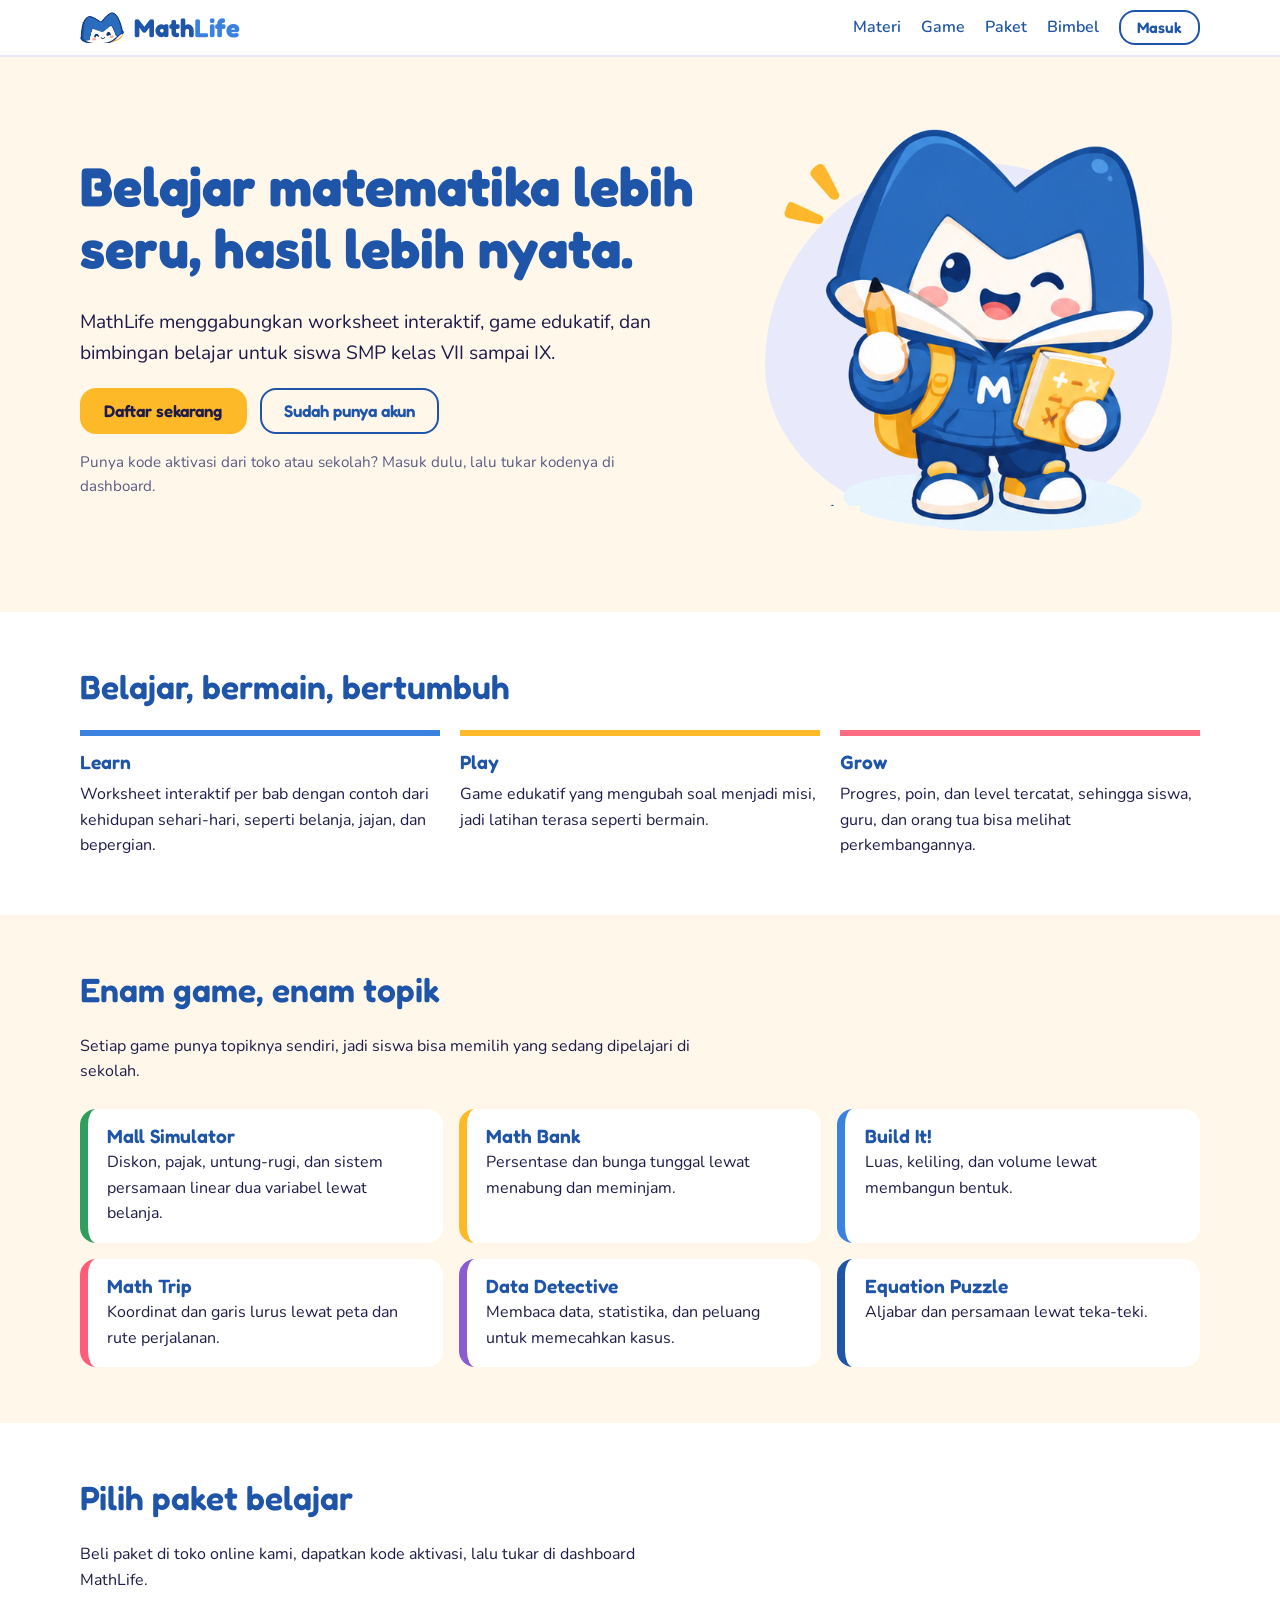
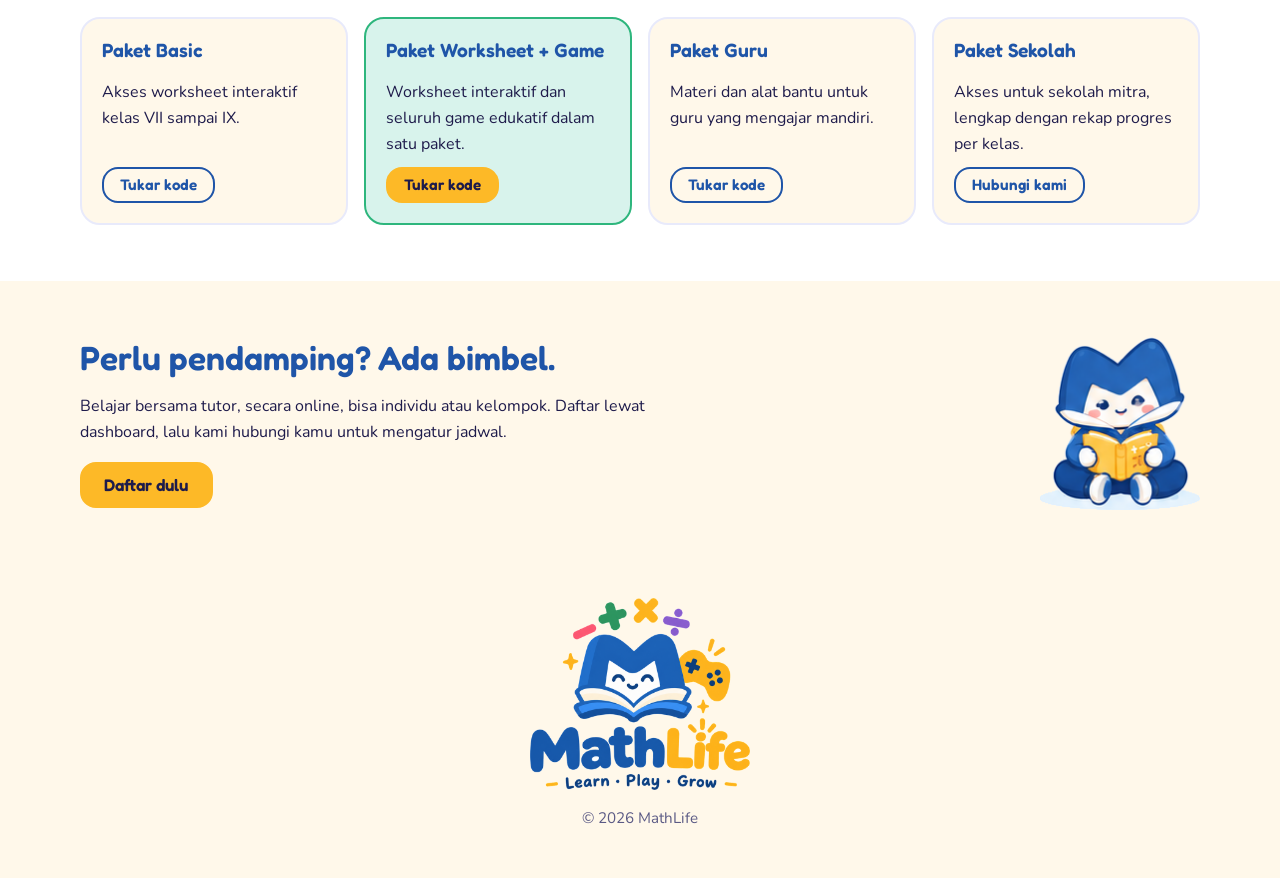
<file: index.html>
<!doctype html>
<html lang="id">
<head>
  <meta charset="utf-8">
  <meta name="viewport" content="width=device-width, initial-scale=1">
  <title>MathLife: belajar matematika SMP lebih seru</title>
  <meta name="description" content="MathLife menggabungkan worksheet interaktif, game edukatif, dan bimbingan belajar untuk siswa SMP kelas VII sampai IX.">
  <link rel="icon" type="image/png" href="assets/favicon-64.png">
  <link rel="apple-touch-icon" href="assets/apple-touch-icon.png">
  <link rel="preconnect" href="https://fonts.googleapis.com">
  <link rel="preconnect" href="https://fonts.gstatic.com" crossorigin>
  <link href="https://fonts.googleapis.com/css2?family=Fredoka:wght@500;600;700&family=Nunito:wght@400;600;700&display=swap" rel="stylesheet">
  <link rel="stylesheet" href="css/style.css">
</head>
<body>

<header class="topbar">
  <div class="wrap topbar-isi">
    <a class="merek" href="index.html" aria-label="MathLife, beranda">
      <img src="assets/ikon-mathy.png" alt="" width="44" height="31">
      <span class="merek-teks">Math<span>Life</span></span>
    </a>
    <nav class="nav" aria-label="Utama">
      <a href="materi.html">Materi</a>
      <a href="#game">Game</a>
      <a href="#paket">Paket</a>
      <a href="#bimbel">Bimbel</a>
      <a class="btn btn-kecil btn-sekunder" href="masuk.html">Masuk</a>
    </nav>
  </div>
</header>

<main>
  <section class="hero">
    <div class="wrap hero-isi">
      <div>
        <h1>Belajar matematika lebih seru, hasil lebih nyata.</h1>
        <p class="lead">MathLife menggabungkan worksheet interaktif, game edukatif, dan bimbingan belajar untuk siswa SMP kelas VII sampai IX.</p>
        <div class="aksi">
          <a class="btn" href="masuk.html?daftar">Daftar sekarang</a>
          <a class="btn btn-sekunder" href="masuk.html">Sudah punya akun</a>
        </div>
        <p class="catatan">Punya kode aktivasi dari toko atau sekolah? Masuk dulu, lalu tukar kodenya di dashboard.</p>
      </div>
      <div class="hero-gambar">
        <img src="assets/mathy.png" width="485" height="527" alt="Mathy, maskot MathLife, membawa pensil dan buku matematika">
      </div>
    </div>
  </section>

  <section class="bagian bagian-putih" aria-labelledby="judul-pilar">
    <div class="wrap">
      <h2 id="judul-pilar">Belajar, bermain, bertumbuh</h2>
      <div class="pilar">
        <div style="--warna: var(--ml-blue)">
          <h3>Learn</h3>
          <p>Worksheet interaktif per bab dengan contoh dari kehidupan sehari-hari, seperti belanja, jajan, dan bepergian.</p>
        </div>
        <div style="--warna: var(--ml-yellow)">
          <h3>Play</h3>
          <p>Game edukatif yang mengubah soal menjadi misi, jadi latihan terasa seperti bermain.</p>
        </div>
        <div style="--warna: var(--ml-coral)">
          <h3>Grow</h3>
          <p>Progres, poin, dan level tercatat, sehingga siswa, guru, dan orang tua bisa melihat perkembangannya.</p>
        </div>
      </div>
    </div>
  </section>

  <section class="bagian" id="game" aria-labelledby="judul-game">
    <div class="wrap">
      <h2 id="judul-game">Enam game, enam topik</h2>
      <p class="pengantar">Setiap game punya topiknya sendiri, jadi siswa bisa memilih yang sedang dipelajari di sekolah.</p>
      <div class="grid-game">
        <article class="kartu-game" style="--aksen: var(--op-tambah)">
          <h3>Mall Simulator</h3>
          <p>Diskon, pajak, untung-rugi, dan sistem persamaan linear dua variabel lewat belanja.</p>
        </article>
        <article class="kartu-game" style="--aksen: var(--op-kali)">
          <h3>Math Bank</h3>
          <p>Persentase dan bunga tunggal lewat menabung dan meminjam.</p>
        </article>
        <article class="kartu-game" style="--aksen: var(--ml-blue)">
          <h3>Build It!</h3>
          <p>Luas, keliling, dan volume lewat membangun bentuk.</p>
        </article>
        <article class="kartu-game" style="--aksen: var(--op-kurang)">
          <h3>Math Trip</h3>
          <p>Koordinat dan garis lurus lewat peta dan rute perjalanan.</p>
        </article>
        <article class="kartu-game" style="--aksen: var(--op-bagi)">
          <h3>Data Detective</h3>
          <p>Membaca data, statistika, dan peluang untuk memecahkan kasus.</p>
        </article>
        <article class="kartu-game" style="--aksen: var(--ml-navy)">
          <h3>Equation Puzzle</h3>
          <p>Aljabar dan persamaan lewat teka-teki.</p>
        </article>
      </div>
    </div>
  </section>

  <section class="bagian bagian-putih" id="paket" aria-labelledby="judul-paket">
    <div class="wrap">
      <h2 id="judul-paket">Pilih paket belajar</h2>
      <p class="pengantar">Beli paket di toko online kami, dapatkan kode aktivasi, lalu tukar di dashboard MathLife.</p>
      <div class="grid-paket">
        <article class="paket">
          <h3>Paket Basic</h3>
          <p>Akses worksheet interaktif kelas VII sampai IX.</p>
          <a class="btn btn-sekunder btn-kecil" href="masuk.html">Tukar kode</a>
        </article>
        <article class="paket paket-unggulan">
          <h3>Paket Worksheet + Game</h3>
          <p>Worksheet interaktif dan seluruh game edukatif dalam satu paket.</p>
          <a class="btn btn-kecil" href="masuk.html">Tukar kode</a>
        </article>
        <article class="paket">
          <h3>Paket Guru</h3>
          <p>Materi dan alat bantu untuk guru yang mengajar mandiri.</p>
          <a class="btn btn-sekunder btn-kecil" href="masuk.html">Tukar kode</a>
        </article>
        <article class="paket">
          <h3>Paket Sekolah</h3>
          <p>Akses untuk sekolah mitra, lengkap dengan rekap progres per kelas.</p>
          <!-- Ganti 62XXXXXXXXXX dengan nomor WhatsApp MathLife (format 62 tanpa 0 di depan). -->
          <a class="btn btn-sekunder btn-kecil" href="https://wa.me/62XXXXXXXXXX">Hubungi kami</a>
        </article>
      </div>
    </div>
  </section>

  <section class="bagian" id="bimbel" aria-labelledby="judul-bimbel">
    <div class="wrap bimbel-isi">
      <div>
        <h2 id="judul-bimbel">Perlu pendamping? Ada bimbel.</h2>
        <p>Belajar bersama tutor, secara online, bisa individu atau kelompok. Daftar lewat dashboard, lalu kami hubungi kamu untuk mengatur jadwal.</p>
        <a class="btn" href="masuk.html?daftar">Daftar dulu</a>
      </div>
      <img src="assets/mathy-belajar.png" width="161" height="175" alt="Mathy sedang membaca buku">
    </div>
  </section>
</main>

<footer class="kaki">
  <div class="wrap">
    <img src="assets/logo-mathlife.png" width="220" alt="MathLife, Learn Play Grow">
    <p>&copy; 2026 MathLife</p>
  </div>
</footer>

</body>
</html>
</file>
<file: css/style.css>
/* MathLife: gaya dasar sesuai Panduan Merek (Fredoka + Nunito, biru, kuning, koral) */

:root {
  --ml-navy: #1F55A8;
  --ml-blue: #3B82E0;
  --ml-yellow: #FDB927;
  --ml-coral: #FF6B81;

  --ml-cream: #FFF8EA;
  --ml-lavender: #E8EAFB;
  --ml-mint: #D8F3EC;
  --ml-peach: #FFE6D5;
  --ml-pink: #FCE4EA;

  --ml-ink: #1E1B4B;
  --ml-correct: #2EB67D;
  --ml-wrong: #E5484D;

  --op-tambah: #2F9E5F;
  --op-kurang: #FF5C7A;
  --op-kali: #FDB927;
  --op-bagi: #8B5CCF;

  --font-judul: 'Fredoka', system-ui, sans-serif;
  --font-teks: 'Nunito', system-ui, sans-serif;
  --radius: 16px;
}

*, *::before, *::after { box-sizing: border-box; }
[hidden] { display: none !important; }

body {
  margin: 0;
  background: var(--ml-cream);
  color: var(--ml-ink);
  font: 400 1rem/1.6 var(--font-teks);
}

h1, h2, h3 { font-family: var(--font-judul); color: var(--ml-navy); line-height: 1.15; margin: 0 0 .5em; }
h1 { font-size: clamp(2.1rem, 5vw, 3.4rem); font-weight: 700; }
h2 { font-size: clamp(1.5rem, 3vw, 2.1rem); font-weight: 600; }
h3 { font-size: 1.2rem; font-weight: 600; }
p { margin: 0 0 1em; max-width: 62ch; }
a { color: var(--ml-navy); }
img { max-width: 100%; height: auto; }

.wrap { width: min(1120px, 100% - 2.5rem); margin-inline: auto; }
.redup { color: #5b5a85; }
.lead { font-size: 1.2rem; }

:focus-visible { outline: 3px solid var(--ml-blue); outline-offset: 3px; }

/* Tombol */
.btn {
  display: inline-block;
  background: var(--ml-yellow);
  color: var(--ml-ink);
  font: 600 1.05rem var(--font-judul);
  border: 2px solid var(--ml-yellow);
  border-radius: var(--radius);
  padding: .7rem 1.4rem;
  text-decoration: none;
  cursor: pointer;
  transition: transform .12s ease;
}
.btn:hover { transform: translateY(-2px); }
.btn:disabled { opacity: .6; cursor: not-allowed; transform: none; }
.btn-sekunder { background: transparent; border-color: var(--ml-navy); color: var(--ml-navy); }
.btn-kecil { padding: .4rem 1rem; font-size: .95rem; }
.btn-teks { background: none; border: 0; padding: 0; font: inherit; color: var(--ml-navy); text-decoration: underline; cursor: pointer; }

/* Bilah atas */
.topbar { background: #fff; border-bottom: 2px solid var(--ml-lavender); }
.topbar-isi { display: flex; align-items: center; justify-content: space-between; gap: 1rem; padding-block: .6rem; flex-wrap: wrap; }
.merek { display: inline-flex; align-items: center; gap: .6rem; text-decoration: none; }
.merek img { width: 44px; height: auto; }
.merek-teks { font: 700 1.6rem var(--font-judul); color: var(--ml-navy); }
.merek-teks span { color: var(--ml-blue); }
.nav { display: flex; align-items: center; gap: 1.25rem; flex-wrap: wrap; }
.nav a:not(.btn) { text-decoration: none; font-weight: 600; }
.nav a:not(.btn):hover { text-decoration: underline; }

/* Beranda */
.hero { padding-block: clamp(2rem, 6vw, 4.5rem); }
.hero-isi { display: grid; gap: 2rem; align-items: center; }
.hero-gambar { position: relative; text-align: center; }
.hero-gambar::before {
  content: ''; position: absolute; inset: 8% 6% 2%; background: var(--ml-lavender);
  border-radius: 50% 50% 46% 54% / 55% 45% 55% 45%; z-index: 0;
}
.hero-gambar img { position: relative; z-index: 1; width: min(380px, 80%); }
.aksi { display: flex; gap: .8rem; flex-wrap: wrap; margin-bottom: 1rem; }
.catatan { font-size: .95rem; color: #5b5a85; }

.bagian { padding-block: clamp(2rem, 5vw, 3.5rem); }
.bagian-putih { background: #fff; }
.bagian > .wrap > h2, .bagian > .wrap > .pengantar { margin-bottom: 1.5rem; }
.pengantar { max-width: 62ch; }

.pilar { display: grid; gap: 1.25rem; }
.pilar > div { border-top: 6px solid var(--warna); padding-top: .9rem; }
.pilar p { margin: 0; }

.grid-game { display: grid; gap: 1rem; grid-template-columns: repeat(auto-fit, minmax(min(100%, 300px), 1fr)); }
.kartu-game { background: #fff; border-radius: var(--radius); border-left: 8px solid var(--aksen); padding: 1rem 1.2rem; }
.kartu-game h3 { margin-bottom: .2rem; }
.kartu-game p { margin: 0; }

.grid-paket { display: grid; gap: 1rem; grid-template-columns: repeat(auto-fit, minmax(min(100%, 240px), 1fr)); }
.paket { background: var(--ml-cream); border: 2px solid var(--ml-lavender); border-radius: 20px; padding: 1.25rem; display: flex; flex-direction: column; gap: .6rem; }
.paket p { flex: 1; margin: 0; }
.paket .btn { align-self: flex-start; }
.paket-unggulan { background: var(--ml-mint); border-color: var(--ml-correct); }

.bimbel-isi { display: grid; gap: 1.5rem; align-items: center; }
.bimbel-isi img { width: 160px; justify-self: center; }

.kaki { padding-block: 2rem; text-align: center; color: #5b5a85; font-size: .95rem; }
.kaki img { width: 220px; margin: 0 auto 1rem; display: block; }
.kaki p { margin-inline: auto; }

@media (min-width: 820px) {
  .hero-isi { grid-template-columns: 1.15fr .85fr; }
  .pilar { grid-template-columns: repeat(3, 1fr); }
  .bimbel-isi { grid-template-columns: 1fr auto; }
}

/* Formulir */
.field { display: block; margin-bottom: 1rem; }
.field > span { display: block; font-weight: 700; margin-bottom: .25rem; }
input, select, textarea {
  width: 100%; font: inherit; color: var(--ml-ink); background: #fff;
  border: 2px solid #C9D3EE; border-radius: 12px; padding: .6rem .8rem;
}
input:focus, select:focus, textarea:focus { border-color: var(--ml-blue); }
textarea { min-height: 84px; resize: vertical; }
.baris-form { display: flex; gap: .6rem; flex-wrap: wrap; align-items: flex-start; }
.baris-form input, .baris-form select { flex: 1 1 220px; width: auto; }
.baris-form input[type="number"] { flex: 0 0 110px; }

.pesan { border-radius: 12px; padding: .7rem 1rem; margin: 0 0 1rem; font-weight: 600; }
.pesan-info { background: var(--ml-lavender); color: var(--ml-navy); }
.pesan-sukses { background: var(--ml-mint); color: #0E5A3C; }
.pesan-galat { background: var(--ml-pink); color: #8A1C2B; }

/* Halaman masuk */
.auth { min-height: 100vh; display: grid; place-items: center; padding: 1.5rem; }
.auth-kartu { width: min(440px, 100%); background: #fff; border: 2px solid var(--ml-lavender); border-radius: 24px; padding: 1.5rem; }
.auth-kartu .merek { margin-bottom: 1rem; }
.tab { display: grid; grid-template-columns: 1fr 1fr; background: var(--ml-lavender); border-radius: 14px; padding: 4px; margin-bottom: 1.25rem; }
.tab button { font: 600 1rem var(--font-judul); color: var(--ml-navy); background: transparent; border: 0; border-radius: 11px; padding: .55rem; cursor: pointer; }
.tab button[aria-selected="true"] { background: #fff; }
.auth-kartu .btn { width: 100%; }
.auth-kartu .tautan { margin: 1rem 0 0; text-align: center; }

/* Dasbor */
.dasbor { padding-block: 1.5rem 3rem; }
.sapaan { display: flex; align-items: center; gap: 1rem; margin-bottom: 1.5rem; }
.sapaan img { width: 84px; }
.sapaan h1 { font-size: clamp(1.6rem, 4vw, 2.3rem); margin: 0; }
.sapaan p { margin: 0; }
.pengguna { display: flex; align-items: center; gap: .8rem; }
.pengguna strong { display: block; line-height: 1.2; }
.pengguna small { color: #5b5a85; }

.grid-panel { display: grid; gap: 1.25rem; grid-template-columns: repeat(auto-fit, minmax(min(100%, 340px), 1fr)); align-items: start; }
.panel { background: #fff; border: 2px solid var(--ml-lavender); border-radius: 20px; padding: 1.25rem 1.5rem; }
.panel h2 { font-size: 1.35rem; }
.panel.lebar { grid-column: 1 / -1; }
.daftar { list-style: none; margin: 0; padding: 0; }
.daftar li { padding: .45rem 0; border-bottom: 1px solid var(--ml-lavender); }
.daftar li:last-child { border-bottom: 0; }
.angka { font: 700 2.4rem var(--font-judul); color: var(--ml-navy); line-height: 1; }
.lencana { display: inline-block; font-size: .85rem; font-weight: 700; border-radius: 999px; padding: .1rem .7rem; background: var(--ml-lavender); color: var(--ml-navy); }
.lencana-hijau { background: var(--ml-mint); color: #0E5A3C; }

.tabel-bungkus { overflow-x: auto; }
table { width: 100%; border-collapse: collapse; }
th, td { padding: .55rem .6rem; text-align: left; border-bottom: 1px solid var(--ml-lavender); font-size: .95rem; vertical-align: middle; }
th { color: var(--ml-navy); font-family: var(--font-judul); font-weight: 600; }
td select { padding: .3rem .5rem; }
.kode-hasil { font-family: ui-monospace, Menlo, Consolas, monospace; min-height: 120px; }

@media (prefers-reduced-motion: reduce) {
  * { transition: none !important; animation: none !important; }
}

/* ---------- Materi dan bab ---------- */
.tab-kelas { display: flex; gap: .5rem; flex-wrap: wrap; margin: 1.25rem 0; }
.tab-kelas a {
  text-decoration: none; font: 600 1.05rem var(--font-judul); color: var(--ml-navy);
  background: #fff; border: 2px solid var(--ml-lavender); border-radius: 14px; padding: .5rem 1.2rem;
}
.tab-kelas a[aria-current="page"] { background: var(--ml-navy); border-color: var(--ml-navy); color: #fff; }
.grid-bab { display: grid; gap: 1rem; grid-template-columns: repeat(auto-fit, minmax(min(100%, 300px), 1fr)); }
.kartu-bab { display: block; background: #fff; border: 2px solid var(--ml-lavender); border-radius: 20px; padding: 1.1rem 1.25rem; text-decoration: none; color: inherit; }
a.kartu-bab:hover { border-color: var(--ml-blue); }
.kartu-bab.segera { background: #F4F1E8; border-style: dashed; color: #6B6A8F; }
.kartu-bab h3 { margin: .2rem 0 .3rem; }
.kartu-bab p { margin: 0 0 .5rem; }
.no-bab { font: 600 .95rem var(--font-judul); color: var(--ml-blue); }
.baris-sub { display: flex; align-items: center; justify-content: space-between; gap: 1rem; padding: .8rem 0; border-bottom: 1px solid var(--ml-lavender); }
.baris-sub:last-child { border-bottom: 0; }

/* ---------- Halaman subbab ---------- */
.bilah { position: sticky; top: 0; z-index: 5; background: var(--ml-navy); color: #fff; }
.bilah-isi { display: flex; gap: 1.5rem; flex-wrap: wrap; padding-block: .45rem; font-size: .95rem; }
.bilah .redup { color: #C9D3EE; margin-left: auto; }
.nav-bagian { display: flex; gap: .4rem; overflow-x: auto; padding-bottom: .4rem; margin-bottom: 1rem; }
.nav-bagian a { white-space: nowrap; text-decoration: none; font-weight: 700; font-size: .9rem; background: #fff; border: 2px solid var(--ml-lavender); border-radius: 999px; padding: .25rem .8rem; }
.belajar { background: #fff; border: 2px solid var(--ml-lavender); border-radius: 20px; padding: 1.25rem 1.5rem; margin-bottom: 1.25rem; scroll-margin-top: 4rem; }
.belajar h2 { font-size: 1.5rem; }
.belajar h3 { margin-top: 1.1rem; }
.daftar-isi { padding-left: 1.2rem; margin: 0 0 1em; }
.daftar-isi li { margin-bottom: .35rem; }
.kotak { border-radius: 14px; padding: .8rem 1rem; margin: 0 0 1rem; }
.kotak p { margin: .3rem 0 0; }
.kotak-mint { background: var(--ml-mint); }
.kotak-biru { background: var(--ml-lavender); }
.kotak-krem { background: #FFF1CC; }
.tabel-konsep { max-width: 520px; margin-bottom: 1rem; }
.tabel-konsep th, .tabel-konsep td { border: 1px solid var(--ml-lavender); }
.contoh { border-left: 6px solid var(--ml-blue); background: #F7FAFF; border-radius: 0 14px 14px 0; padding: .8rem 1.1rem; margin-bottom: 1rem; }
.contoh h3 { margin-top: 0; }
.contoh dl { margin: 0; display: grid; grid-template-columns: 6.5rem 1fr; gap: .35rem .8rem; }
.contoh dt { font: 600 .95rem var(--font-judul); color: var(--ml-navy); }
.contoh dd { margin: 0; }
.level { margin-bottom: 1.5rem; }
.soal { border: 2px solid var(--ml-lavender); border-radius: 16px; padding: .9rem 1rem; margin-bottom: .9rem; }
.soal.benar { border-color: var(--ml-correct); background: #F4FCF8; }
.soal-teks { font-weight: 700; margin-bottom: .6rem; }
.opsi-wadah { display: grid; gap: .45rem; margin-bottom: .7rem; }
.opsi { text-align: left; font: inherit; background: #fff; border: 2px solid #C9D3EE; border-radius: 12px; padding: .5rem .8rem; cursor: pointer; }
.opsi[aria-pressed="true"] { border-color: var(--ml-navy); background: var(--ml-lavender); font-weight: 700; }
.isian { margin-bottom: .6rem; }
.isian input { max-width: 260px; }
.satuan { align-self: center; font-weight: 700; }
.umpan { margin-top: .5rem; font-weight: 700; }
.benar-teks { color: #0E5A3C; }
.salah { color: #8A1C2B; }
.bahas { background: var(--ml-cream); border-radius: 12px; padding: .6rem .9rem; margin-top: .6rem; }
.bahas p { margin: 0 0 .4rem; }
.catatan-kecil { font-size: .9rem; margin: .5rem 0 0; }
.resi { background: #FFFDF6; border: 2px dashed #E6C98A; border-radius: 12px; padding: .6rem .9rem; margin-bottom: .7rem; max-width: 420px; }
.resi-baris { display: flex; justify-content: space-between; gap: 1rem; padding: .2rem 0; }
.plus { color: #0E5A3C; }
.min { color: #8A1C2B; }
.babak { margin-bottom: 1rem; }
.sim { display: grid; gap: 1.25rem; align-items: start; }
.gedung { border: 3px solid var(--ml-navy); border-radius: 12px; background: #fff; max-width: 320px; overflow: hidden; }
.lantai { display: flex; align-items: center; gap: .6rem; padding: .35rem .8rem; border-bottom: 1px solid var(--ml-lavender); min-height: 2.4rem; }
.lantai:last-child { border-bottom: 0; }
.lantai .nama { font: 700 1.05rem var(--font-judul); width: 2rem; color: var(--ml-navy); }
.lantai .nilai { color: #6B6A8F; width: 3rem; }
.lantai.aktif { background: var(--ml-yellow); }
.lantai .lift { margin-left: auto; font-weight: 700; }
.lantai .tanda { font-size: .8rem; font-weight: 700; background: var(--ml-mint); color: #0E5A3C; border-radius: 999px; padding: 0 .6rem; }
.lantai.tujuan:not(.aktif) { background: var(--ml-mint); }
.misi-info { font-weight: 700; }
.rumus { font: 700 1.3rem var(--font-judul); color: var(--ml-navy); min-height: 2rem; margin: .8rem 0 .4rem; }
.ringkas-baris { display: flex; justify-content: space-between; gap: 1rem; padding: .45rem 0; border-bottom: 1px solid var(--ml-lavender); }
.lencana-kotak { margin: 1rem 0; padding: .8rem 1rem; border: 2px dashed #C9D3EE; border-radius: 14px; color: #6B6A8F; }
.lencana-kotak p { margin: .2rem 0 0; }
.lencana-kotak.terbuka { border: 2px solid var(--ml-yellow); background: #FFF6DB; color: var(--ml-ink); }
.toast { position: fixed; left: 50%; bottom: 1.2rem; transform: translateX(-50%); background: var(--ml-ink); color: #fff; padding: .6rem 1rem; border-radius: 12px; max-width: 90%; opacity: 0; pointer-events: none; transition: opacity .2s; z-index: 20; }
.toast.tampil { opacity: 1; }

@media (min-width: 820px) {
  .sim { grid-template-columns: 320px 1fr; }
}

/* ---------- Satu langkah per layar ---------- */
.fase-tab { display: inline-flex; background: var(--ml-lavender); border-radius: 14px; padding: 4px; margin: .2rem 0 .8rem; }
.fase-tab button { font: 600 1rem var(--font-judul); color: var(--ml-navy); background: transparent; border: 0; border-radius: 11px; padding: .45rem 1.1rem; cursor: pointer; }
.fase-tab button[aria-pressed="true"] { background: #fff; }
.langkah-info { margin: 0 0 .4rem; font-weight: 700; color: #5B5A85; max-width: none; }
.langkah-garis { height: 8px; background: var(--ml-lavender); border-radius: 999px; margin-bottom: 1rem; overflow: hidden; }
.langkah-garis span { display: block; height: 100%; background: var(--ml-yellow); border-radius: 999px; transition: width .25s; }
.nav-bagian a[aria-current="step"] { background: var(--ml-navy); border-color: var(--ml-navy); color: #fff; }
.sub-halaman { margin-top: -.2rem; }
.belajar h2:focus { outline: none; }
.pindah { position: sticky; bottom: 0; display: flex; justify-content: space-between; gap: .8rem; padding: .8rem 0 .6rem; background: linear-gradient(to top, var(--ml-cream) 70%, rgba(255, 248, 234, 0)); }
.pindah .btn[hidden] { display: none; }
.pindah .btn:last-child { margin-left: auto; }

/* ---------- Simulator persen ---------- */
.grid-persen { display: grid; grid-template-columns: repeat(10, 1fr); gap: 3px; max-width: 320px; width: 100%; }
.grid-persen .sel { aspect-ratio: 1; background: var(--ml-lavender); border-radius: 4px; }
.grid-persen .sel.isi { background: var(--ml-yellow); }
.sim-kontrol input[type="range"] { padding: 0; border: 0; accent-color: var(--ml-navy); }
.nilai-persen { color: var(--ml-navy); font-family: var(--font-judul); }

.tab-kelas .kelasmu { margin-left: .5rem; font: 700 .75rem var(--font-teks); background: var(--ml-yellow); color: var(--ml-ink); border-radius: 999px; padding: .05rem .5rem; vertical-align: middle; }

/* ---------- Game ---------- */
.game-kepala { display: flex; align-items: center; gap: 1rem; margin-bottom: 1rem; }
.game-kepala img { flex: none; }
.game-kepala h1 { margin-bottom: .2rem; }
.game-kepala p { margin: 0; }
.game-info { display: flex; gap: 1.2rem; flex-wrap: wrap; font-weight: 700; color: var(--ml-navy); margin-bottom: .4rem; }
.game-info .api { color: #B35A00; }
.nasabah { display: flex; gap: .9rem; align-items: flex-start; margin: 1rem 0; }
.avatar { flex: none; width: 3.2rem; height: 3.2rem; border-radius: 50%; background: var(--ml-blue); color: #fff; display: grid; place-items: center; font: 700 1.4rem var(--font-judul); }
.gelembung { background: #fff; border: 2px solid var(--ml-lavender); border-radius: 4px 20px 20px 20px; padding: .8rem 1.1rem; flex: 1; }
.gelembung p { margin: .25rem 0; }
.gelembung .tanya { font-weight: 700; color: var(--ml-navy); margin-top: .6rem; }
.hasil-shift { max-width: 520px; }
.bintang { font-size: 2.2rem; color: var(--ml-yellow); letter-spacing: .2rem; margin: 0 0 .5rem; }

/* ---------- Contoh bertahap dan kerja salah ---------- */
.langkah-daftar { list-style: none; margin: 0 0 .6rem; padding: 0; }
.langkah-item { border: 2px solid var(--ml-lavender); background: #fff; border-radius: 12px; padding: .6rem .9rem; margin-bottom: .5rem; }
.langkah-item p { margin: .2rem 0 0; }
.salah-kerjaan { font-family: ui-monospace, Menlo, Consolas, monospace; background: #fff; border: 2px dashed var(--ml-coral); border-radius: 12px; padding: .6rem .9rem; margin: 0 0 .7rem; line-height: 1.9; }

/* ---------- Mall Simulator ---------- */
.belanja-tata { display: grid; gap: 1rem; }
.keranjang { align-self: start; }
.toko-kartu { text-align: left; cursor: pointer; font: inherit; width: 100%; }
.toko-ikon { font-size: 1.8rem; line-height: 1.2; }
.produk { background: #fff; border: 2px solid var(--ml-lavender); border-radius: 16px; padding: .8rem 1rem; }
.produk .harga { margin: .3rem 0 .6rem; }
.coret { text-decoration: line-through; color: #6B6A8F; }
.misi-chip { font-size: .85rem; font-weight: 600; background: var(--ml-lavender); border-radius: 999px; padding: .1rem .7rem; }
.misi-chip.ok { background: var(--ml-mint); color: #0E5A3C; }
.nota-wadah { display: grid; gap: .8rem; grid-template-columns: repeat(auto-fit, minmax(min(100%, 240px), 1fr)); margin: .6rem 0 1rem; }
@media (min-width: 820px) { .belanja-tata { grid-template-columns: 1fr 320px; } }

/* ---------- Simulator skala ---------- */
.sim-bangun { display: flex; gap: 1.5rem; align-items: flex-end; overflow-x: auto; padding: .5rem 0 1rem; max-width: 100%; }
.bangun { background: var(--ml-lavender); border: 3px solid var(--ml-navy); border-radius: 6px; transition: width .15s, height .15s; }
.bangun.baru { background: #FFF1CC; border-color: #B35A00; }
</file>
